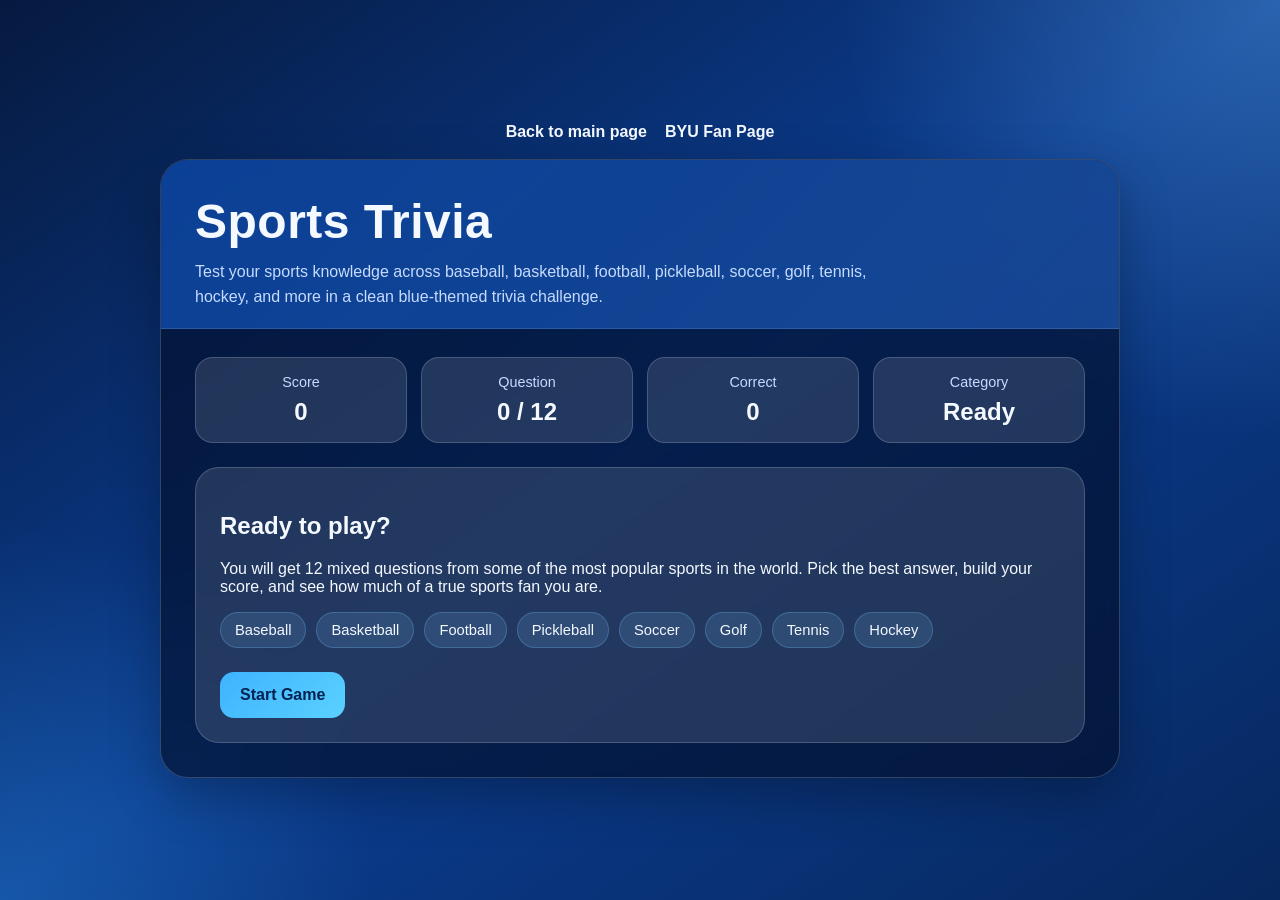
<file: newpage.html>
<!DOCTYPE html>
<html lang="en">
<head>
  <meta charset="UTF-8" />
  <meta name="viewport" content="width=device-width, initial-scale=1.0" />
  <title>Sports Trivia</title>
  <style>
    :root {
      --bg-dark: #061a40;
      --bg-mid: #0b3d91;
      --bg-light: #1e5bb8;
      --accent: #7cc6ff;
      --accent-strong: #3fb3ff;
      --card: rgba(255, 255, 255, 0.12);
      --card-border: rgba(255, 255, 255, 0.18);
      --text: #f4f8ff;
      --muted: #c6dbff;
      --correct: #1fbf75;
      --wrong: #e24f64;
      --shadow: 0 18px 50px rgba(0, 0, 0, 0.28);
    }

    * {
      box-sizing: border-box;
    }

    body {
      margin: 0;
      min-height: 100vh;
      font-family: Arial, Helvetica, sans-serif;
      background:
        radial-gradient(circle at top right, rgba(124, 198, 255, 0.28), transparent 28%),
        radial-gradient(circle at bottom left, rgba(63, 179, 255, 0.22), transparent 24%),
        linear-gradient(145deg, var(--bg-dark), var(--bg-mid), #07285e);
      color: var(--text);
      display: flex;
      flex-direction: column;
      align-items: center;
      justify-content: center;
      padding: 24px;
    }

    .game-shell {
      width: min(960px, 100%);
      background: rgba(4, 18, 51, 0.72);
      border: 1px solid var(--card-border);
      border-radius: 28px;
      box-shadow: var(--shadow);
      overflow: hidden;
      backdrop-filter: blur(10px);
    }

    .page-links {
      display: flex;
      flex-wrap: wrap;
      gap: 18px;
      margin-bottom: 18px;
    }

    .home-link {
      display: inline-block;
      color: var(--text);
      font-weight: 700;
      text-decoration: none;
    }

    .home-link:hover {
      color: var(--accent);
    }

    .hero {
      padding: 34px 34px 18px;
      background: linear-gradient(135deg, rgba(13, 72, 166, 0.85), rgba(30, 91, 184, 0.65));
      border-bottom: 1px solid rgba(255, 255, 255, 0.12);
    }

    .hero h1 {
      margin: 0 0 10px;
      font-size: clamp(2rem, 4vw, 3rem);
      letter-spacing: 0.5px;
    }

    .hero p {
      margin: 0;
      color: var(--muted);
      font-size: 1rem;
      max-width: 720px;
      line-height: 1.6;
    }

    .content {
      padding: 28px 34px 34px;
    }

    .stats {
      display: grid;
      grid-template-columns: repeat(4, 1fr);
      gap: 14px;
      margin-bottom: 24px;
    }

    .stat-card {
      background: var(--card);
      border: 1px solid var(--card-border);
      border-radius: 18px;
      padding: 16px;
      text-align: center;
    }

    .stat-label {
      color: var(--muted);
      font-size: 0.9rem;
      margin-bottom: 8px;
    }

    .stat-value {
      font-size: 1.5rem;
      font-weight: 700;
    }

    .panel {
      background: var(--card);
      border: 1px solid var(--card-border);
      border-radius: 24px;
      padding: 24px;
    }

    .topic-tags {
      display: flex;
      flex-wrap: wrap;
      gap: 10px;
      margin: 14px 0 24px;
    }

    .tag {
      padding: 9px 14px;
      border-radius: 999px;
      background: rgba(124, 198, 255, 0.14);
      color: var(--text);
      border: 1px solid rgba(124, 198, 255, 0.25);
      font-size: 0.92rem;
    }

    .screen {
      display: none;
    }

    .screen.active {
      display: block;
    }

    .btn-row {
      display: flex;
      flex-wrap: wrap;
      gap: 14px;
      margin-top: 22px;
    }

    button {
      border: none;
      border-radius: 14px;
      padding: 14px 20px;
      font-size: 1rem;
      font-weight: 700;
      cursor: pointer;
      transition: transform 0.18s ease, opacity 0.18s ease, background 0.18s ease;
    }

    button:hover {
      transform: translateY(-2px);
    }

    button:disabled {
      cursor: not-allowed;
      opacity: 0.7;
      transform: none;
    }

    .primary-btn {
      background: linear-gradient(135deg, var(--accent-strong), #5ad1ff);
      color: #03224f;
    }

    .secondary-btn {
      background: rgba(255, 255, 255, 0.12);
      color: var(--text);
      border: 1px solid rgba(255, 255, 255, 0.14);
    }

    .question-top {
      display: flex;
      justify-content: space-between;
      gap: 18px;
      align-items: center;
      margin-bottom: 18px;
      flex-wrap: wrap;
    }

    .category-badge {
      display: inline-block;
      padding: 8px 14px;
      border-radius: 999px;
      background: rgba(63, 179, 255, 0.2);
      border: 1px solid rgba(124, 198, 255, 0.25);
      color: var(--accent);
      font-weight: 700;
      letter-spacing: 0.3px;
    }

    .progress-text {
      color: var(--muted);
      font-weight: 700;
    }

    .question {
      font-size: clamp(1.25rem, 2vw, 1.55rem);
      line-height: 1.5;
      margin: 8px 0 22px;
    }

    .answers {
      display: grid;
      grid-template-columns: 1fr 1fr;
      gap: 14px;
    }

    .answer-btn {
      text-align: left;
      min-height: 72px;
      padding: 16px 18px;
      background: rgba(255, 255, 255, 0.1);
      color: var(--text);
      border: 1px solid rgba(255, 255, 255, 0.14);
      font-weight: 600;
    }

    .answer-btn.correct {
      background: rgba(31, 191, 117, 0.2);
      border-color: rgba(31, 191, 117, 0.65);
      color: #eafff4;
    }

    .answer-btn.wrong {
      background: rgba(226, 79, 100, 0.2);
      border-color: rgba(226, 79, 100, 0.65);
      color: #fff0f3;
    }

    .feedback {
      min-height: 30px;
      margin-top: 18px;
      font-weight: 700;
      font-size: 1rem;
    }

    .feedback.correct {
      color: #86efb7;
    }

    .feedback.wrong {
      color: #ff9eab;
    }

    .progress-bar {
      width: 100%;
      height: 12px;
      border-radius: 999px;
      background: rgba(255, 255, 255, 0.12);
      overflow: hidden;
      margin: 18px 0 8px;
    }

    .progress-fill {
      height: 100%;
      width: 0%;
      background: linear-gradient(90deg, var(--accent), #58d5ff);
      transition: width 0.3s ease;
    }

    .result-box {
      text-align: center;
      padding: 8px 0;
    }

    .result-box h2 {
      font-size: clamp(1.8rem, 3vw, 2.5rem);
      margin: 10px 0 16px;
    }

    .big-score {
      font-size: clamp(2.3rem, 6vw, 4rem);
      font-weight: 800;
      margin: 8px 0;
      color: var(--accent);
    }

    .result-message {
      color: var(--muted);
      font-size: 1.08rem;
      max-width: 680px;
      margin: 0 auto;
      line-height: 1.6;
    }

    .mini-summary {
      display: grid;
      grid-template-columns: repeat(3, 1fr);
      gap: 14px;
      margin-top: 26px;
    }

    .summary-card {
      background: rgba(255, 255, 255, 0.09);
      border: 1px solid rgba(255, 255, 255, 0.12);
      border-radius: 18px;
      padding: 16px;
    }

    .summary-card strong {
      display: block;
      font-size: 1.25rem;
      margin-top: 6px;
    }

    .high-score-card {
      grid-column: 2;
    }

    @media (max-width: 780px) {
      .stats,
      .mini-summary,
      .answers {
        grid-template-columns: 1fr;
      }

      .hero,
      .content {
        padding-left: 20px;
        padding-right: 20px;
      }

      .panel {
        padding: 18px;
      }
    }
  </style>
</head>
<body>
  <div class="page-links">
    <a class="home-link" href="index.html">Back to main page</a>
    <a class="home-link" href="scratch.html">BYU Fan Page</a>
  </div>
  <div class="game-shell">
    <section class="hero">
      <h1>Sports Trivia</h1>
      <p>
        Test your sports knowledge across baseball, basketball, football, pickleball, soccer, golf,
        tennis, hockey, and more in a clean blue-themed trivia challenge.
      </p>
    </section>

    <section class="content">
      <div class="stats">
        <div class="stat-card">
          <div class="stat-label">Score</div>
          <div class="stat-value" id="scoreDisplay">0</div>
        </div>
        <div class="stat-card">
          <div class="stat-label">Question</div>
          <div class="stat-value" id="questionNumberDisplay">0 / 12</div>
        </div>
        <div class="stat-card">
          <div class="stat-label">Correct</div>
          <div class="stat-value" id="correctDisplay">0</div>
        </div>
        <div class="stat-card">
          <div class="stat-label">Category</div>
          <div class="stat-value" id="categoryDisplay">Ready</div>
        </div>
      </div>

      <div class="panel">
        <div class="screen active" id="startScreen">
          <h2>Ready to play?</h2>
          <p>
            You will get 12 mixed questions from some of the most popular sports in the world.
            Pick the best answer, build your score, and see how much of a true sports fan you are.
          </p>

          <div class="topic-tags">
            <span class="tag">Baseball</span>
            <span class="tag">Basketball</span>
            <span class="tag">Football</span>
            <span class="tag">Pickleball</span>
            <span class="tag">Soccer</span>
            <span class="tag">Golf</span>
            <span class="tag">Tennis</span>
            <span class="tag">Hockey</span>
          </div>

          <div class="btn-row">
            <button class="primary-btn" id="startBtn">Start Game</button>
          </div>
        </div>

        <div class="screen" id="quizScreen">
          <div class="question-top">
            <span class="category-badge" id="categoryBadge">Category</span>
            <span class="progress-text" id="progressText">Question 1 of 12</span>
          </div>

          <div class="progress-bar">
            <div class="progress-fill" id="progressFill"></div>
          </div>

          <div class="question" id="questionText"></div>
          <div class="answers" id="answersContainer"></div>
          <div class="feedback" id="feedback"></div>

          <div class="btn-row">
            <button class="secondary-btn" id="nextBtn" disabled>Next Question</button>
            <button class="secondary-btn" id="restartBtn">Restart</button>
          </div>
        </div>

        <div class="screen" id="resultScreen">
          <div class="result-box">
            <h2>Game Complete</h2>
            <div class="big-score" id="finalScore">0 / 12</div>
            <p class="result-message" id="resultMessage"></p>

            <div class="mini-summary">
              <div class="summary-card">
                Correct
                <strong id="summaryCorrect">0</strong>
              </div>
              <div class="summary-card">
                Accuracy
                <strong id="summaryAccuracy">0%</strong>
              </div>
              <div class="summary-card">
                Total Points
                <strong id="summaryPoints">0</strong>
              </div>
              <div class="summary-card high-score-card">
                High Score
                <strong id="summaryHighScore">0</strong>
              </div>
            </div>

            <div class="btn-row" style="justify-content:center;">
              <button class="primary-btn" id="playAgainBtn">Play Again</button>
            </div>
          </div>
        </div>
      </div>
    </section>
  </div>

  <script>
    const allQuestions = [
      {
        category: "Baseball",
        question: "How many strikes usually make a batter out in baseball?",
        answers: ["2", "3", "4", "5"],
        correct: 1
      },
      {
        category: "Basketball",
        question: "How many points is a shot worth from beyond the three-point line?",
        answers: ["1", "2", "3", "4"],
        correct: 2
      },
      {
        category: "Football",
        question: "How many points is a touchdown worth in American football before the extra point attempt?",
        answers: ["3", "5", "6", "7"],
        correct: 2
      },
      {
        category: "Pickleball",
        question: "What is the area near the net in pickleball called?",
        answers: ["Penalty box", "Service square", "Kitchen", "Crease"],
        correct: 2
      },
      {
        category: "Soccer",
        question: "How many players from one team are typically on the field at a time in soccer?",
        answers: ["9", "10", "11", "12"],
        correct: 2
      },
      {
        category: "Golf",
        question: "What is the term for one stroke under par on a hole in golf?",
        answers: ["Bogey", "Birdie", "Eagle", "Ace"],
        correct: 1
      },
      {
        category: "Tennis",
        question: "What word is used for zero points in tennis?",
        answers: ["Love", "Blank", "Nil", "Zero"],
        correct: 0
      },
      {
        category: "Hockey",
        question: "In ice hockey, what piece of equipment is hit into the goal to score?",
        answers: ["Ball", "Disk", "Puck", "Pad"],
        correct: 2
      },
      {
        category: "Baseball",
        question: "How many bases are there on a standard baseball field?",
        answers: ["3", "4", "5", "6"],
        correct: 1
      },
      {
        category: "Basketball",
        question: "What is it called when a player takes too many steps without dribbling?",
        answers: ["Traveling", "Charging", "Screening", "Rebounding"],
        correct: 0
      },
      {
        category: "Football",
        question: "Which position usually throws the ball on most passing plays?",
        answers: ["Center", "Linebacker", "Quarterback", "Kicker"],
        correct: 2
      },
      {
        category: "Soccer",
        question: "What body part can a field player not deliberately use to handle the ball in soccer?",
        answers: ["Head", "Chest", "Feet", "Hands/Arms"],
        correct: 3
      },
      {
        category: "Golf",
        question: "What is the name of the final hole area that contains the cup and flag?",
        answers: ["Rough", "Green", "Bunker", "Fairway"],
        correct: 1
      },
      {
        category: "Pickleball",
        question: "In pickleball, under standard rules, which side serves to begin a game?",
        answers: ["The receiving team chooses", "The right/even side", "The left side only", "Both players serve at once"],
        correct: 1
      },
      {
        category: "Tennis",
        question: "What is the score called when both players have 40 points?",
        answers: ["Equal", "Match point", "Deuce", "Tie break"],
        correct: 2
      },
      {
        category: "Hockey",
        question: "How many periods are in a standard hockey game?",
        answers: ["2", "3", "4", "5"],
        correct: 1
      },
      {
        category: "Volleyball",
        question: "How many hits can a team use to return the ball over the net in volleyball?",
        answers: ["2", "3", "4", "Unlimited"],
        correct: 1
      },
      {
        category: "Track & Field",
        question: "Which event is focused on long-distance endurance rather than sprinting?",
        answers: ["100 meters", "200 meters", "Marathon", "4x100 relay"],
        correct: 2
      }
    ];

    const QUESTIONS_PER_GAME = 12;
    const HIGH_SCORE_KEY = 'sportsTriviaHighScore';
    let questions = [];
    let currentQuestionIndex = 0;
    let score = 0;
    let correctAnswers = 0;
    let answered = false;

    const startScreen = document.getElementById('startScreen');
    const quizScreen = document.getElementById('quizScreen');
    const resultScreen = document.getElementById('resultScreen');

    const questionText = document.getElementById('questionText');
    const answersContainer = document.getElementById('answersContainer');
    const feedback = document.getElementById('feedback');
    const nextBtn = document.getElementById('nextBtn');

    const scoreDisplay = document.getElementById('scoreDisplay');
    const questionNumberDisplay = document.getElementById('questionNumberDisplay');
    const correctDisplay = document.getElementById('correctDisplay');
    const categoryDisplay = document.getElementById('categoryDisplay');
    const categoryBadge = document.getElementById('categoryBadge');
    const progressText = document.getElementById('progressText');
    const progressFill = document.getElementById('progressFill');

    const finalScore = document.getElementById('finalScore');
    const resultMessage = document.getElementById('resultMessage');
    const summaryCorrect = document.getElementById('summaryCorrect');
    const summaryAccuracy = document.getElementById('summaryAccuracy');
    const summaryPoints = document.getElementById('summaryPoints');
    const summaryHighScore = document.getElementById('summaryHighScore');

    function shuffle(array) {
      const copy = [...array];
      for (let i = copy.length - 1; i > 0; i--) {
        const j = Math.floor(Math.random() * (i + 1));
        [copy[i], copy[j]] = [copy[j], copy[i]];
      }
      return copy;
    }

    function switchScreen(screen) {
      [startScreen, quizScreen, resultScreen].forEach(section => section.classList.remove('active'));
      screen.classList.add('active');
    }

    function startGame() {
      questions = shuffle(allQuestions).slice(0, QUESTIONS_PER_GAME);
      currentQuestionIndex = 0;
      score = 0;
      correctAnswers = 0;
      answered = false;
      updateTopStats("Ready");
      switchScreen(quizScreen);
      renderQuestion();
    }

    function updateTopStats(category = 'Ready') {
      scoreDisplay.textContent = score;
      questionNumberDisplay.textContent = `${Math.min(currentQuestionIndex + (quizScreen.classList.contains('active') ? 1 : 0), QUESTIONS_PER_GAME)} / ${QUESTIONS_PER_GAME}`;
      correctDisplay.textContent = correctAnswers;
      categoryDisplay.textContent = category;
    }

    function renderQuestion() {
      answered = false;
      nextBtn.disabled = true;
      feedback.textContent = '';
      feedback.className = 'feedback';
      answersContainer.innerHTML = '';

      const current = questions[currentQuestionIndex];
      questionText.textContent = current.question;
      categoryBadge.textContent = current.category;
      progressText.textContent = `Question ${currentQuestionIndex + 1} of ${QUESTIONS_PER_GAME}`;
      progressFill.style.width = `${((currentQuestionIndex) / QUESTIONS_PER_GAME) * 100}%`;
      updateTopStats(current.category);

      current.answers.forEach((answer, index) => {
        const button = document.createElement('button');
        button.className = 'answer-btn';
        button.textContent = answer;
        button.addEventListener('click', () => selectAnswer(index, button));
        answersContainer.appendChild(button);
      });
    }

    function selectAnswer(selectedIndex, selectedButton) {
      if (answered) return;
      answered = true;

      const current = questions[currentQuestionIndex];
      const buttons = [...document.querySelectorAll('.answer-btn')];

      buttons.forEach((button, index) => {
        button.disabled = true;
        if (index === current.correct) {
          button.classList.add('correct');
        }
      });

      if (selectedIndex === current.correct) {
        score += 10;
        correctAnswers += 1;
        selectedButton.classList.add('correct');
        feedback.textContent = 'Correct! Great job.';
        feedback.classList.add('correct');
      } else {
        selectedButton.classList.add('wrong');
        feedback.textContent = `Not quite. The correct answer is: ${current.answers[current.correct]}.`;
        feedback.classList.add('wrong');
      }

      scoreDisplay.textContent = score;
      correctDisplay.textContent = correctAnswers;
      progressFill.style.width = `${((currentQuestionIndex + 1) / QUESTIONS_PER_GAME) * 100}%`;
      nextBtn.disabled = false;
    }

    function nextQuestion() {
      currentQuestionIndex += 1;
      if (currentQuestionIndex < QUESTIONS_PER_GAME) {
        renderQuestion();
      } else {
        showResults();
      }
    }

    function showResults() {
      switchScreen(resultScreen);
      finalScore.textContent = `${correctAnswers} / ${QUESTIONS_PER_GAME}`;
      summaryCorrect.textContent = correctAnswers;
      summaryPoints.textContent = score;

      const previousHighScore = Number(localStorage.getItem(HIGH_SCORE_KEY)) || 0;
      const highScore = Math.max(score, previousHighScore);
      localStorage.setItem(HIGH_SCORE_KEY, highScore);
      summaryHighScore.textContent = highScore;

      const accuracy = Math.round((correctAnswers / QUESTIONS_PER_GAME) * 100);
      summaryAccuracy.textContent = `${accuracy}%`;
      categoryDisplay.textContent = 'Finished';
      questionNumberDisplay.textContent = `${QUESTIONS_PER_GAME} / ${QUESTIONS_PER_GAME}`;

      if (accuracy === 100) {
        resultMessage.textContent = score > previousHighScore ? 'Perfect score and a new high score. You are an elite sports trivia champion.' : 'Perfect score. You are an elite sports trivia champion.';
      } else if (accuracy >= 80) {
        resultMessage.textContent = score > previousHighScore ? 'Excellent performance and a new high score. You clearly know your sports.' : 'Excellent performance. You clearly know your sports.';
      } else if (accuracy >= 60) {
        resultMessage.textContent = score > previousHighScore ? 'Nice work. You set a new high score and still have room to level up even more.' : 'Nice work. You have strong sports knowledge with room to level up even more.';
      } else if (accuracy >= 40) {
        resultMessage.textContent = score > previousHighScore ? 'Solid effort and a new high score. A few more rounds and you will be even sharper.' : 'Solid effort. A few more rounds and you will be even sharper.';
      } else {
        resultMessage.textContent = score > previousHighScore ? 'Fun start, and it is your new high score. Play again and see how much your score improves.' : 'Fun start. Play again and see how much your score improves.';
      }
    }

    document.getElementById('startBtn').addEventListener('click', startGame);
    document.getElementById('nextBtn').addEventListener('click', nextQuestion);
    document.getElementById('restartBtn').addEventListener('click', startGame);
    document.getElementById('playAgainBtn').addEventListener('click', startGame);

    updateTopStats();
  </script>
</body>
</html>
</file>
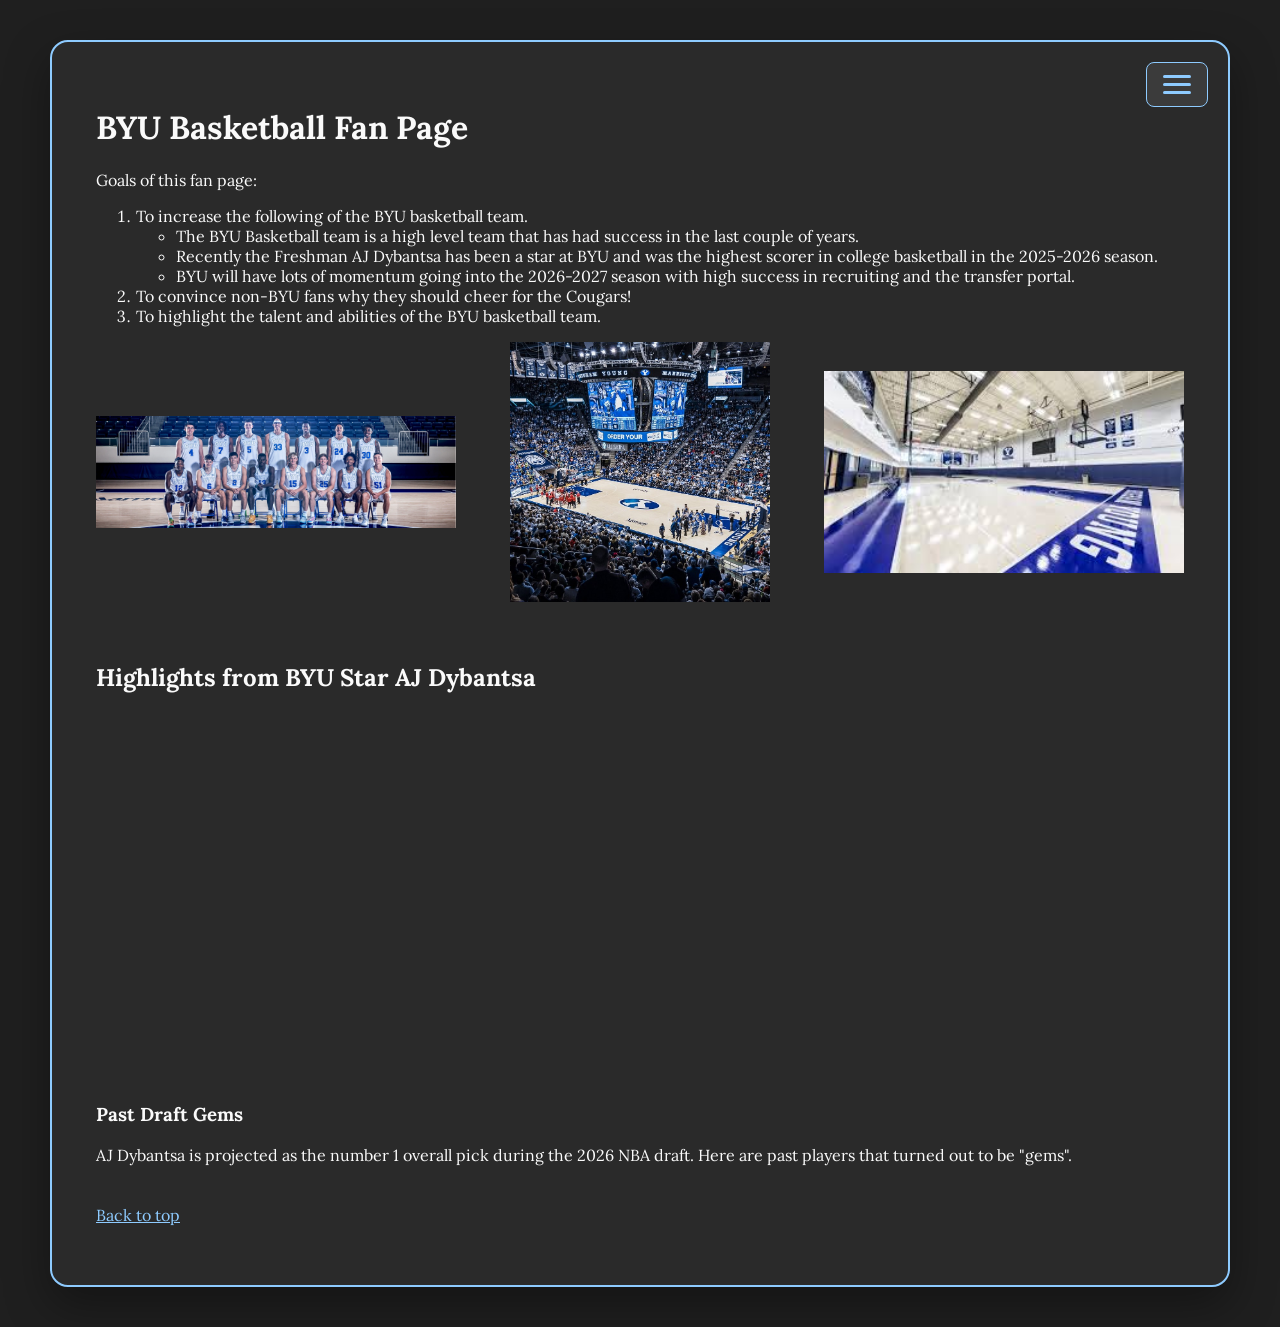
<file: scratch.html>
<!DOCTYPE html>
<html lang="en">
    <head>
        <meta charset="utf-8" />
        <meta name="viewport" content="width=device-width, initial-scale=1.0" />
        <title>Scratch</title>
        <link rel="preconnect" href="https://fonts.googleapis.com" />
        <link rel="preconnect" href="https://fonts.gstatic.com" crossorigin />
        <link href="https://fonts.googleapis.com/css2?family=Lora:wght@400;500;700&display=swap" rel="stylesheet" />
        <link href="scratch.css" rel="stylesheet" />
    </head>
    <body>
        <div class="page-container">
            <details class="site-menu">
                <summary aria-label="Open navigation menu">
                    <span></span>
                    <span></span>
                    <span></span>
                </summary>
                <div class="menu-links">
                    <a href="index.html">Page of creator</a>
                    <a href="newpage.html">Sports Trivia Game</a>
                </div>
            </details>
            <div class="header-section">
                <h1 id="top">BYU Basketball Fan Page</h1>
            </div>

            <div class="content-section">
                <p>Goals of this fan page:</p>
                <ol>
                    <li>
                        To increase the following of the BYU basketball team.
                        <ul>
                            <li>The BYU Basketball team is a high level team that has had success in the last couple of years.</li>
                            <li>Recently the Freshman AJ Dybantsa has been a star at BYU and was the highest scorer in college basketball in the 2025-2026 season.</li>
                            <li>BYU will have lots of momentum going into the 2026-2027 season with high success in recruiting and the transfer portal.</li>
                        </ul>
                    </li>
                    <li>To convince non-BYU fans why they should cheer for the Cougars!</li>
                    <li>To highlight the talent and abilities of the BYU basketball team.</li>
                </ol>
            </div>

            <div class="image-section">
                <div class="image-row">
                    <img class="team-photo" src="theteam.webp" alt="BYU basketball team" />
                    <img src="court.jpg" alt="BYU basketball court" />
                    <img src="download.jpeg" alt="BYU basketball image" />
                </div>
            </div>
            <div class="video-section">
                <h2>Highlights from BYU Star AJ Dybantsa</h2>
                <iframe
                    width="560"
                    height="315"
                    src="https://www.youtube.com/embed/kcy6H2zgpd8"
                    title="BYU Basketball Highlights"
                    frameborder="0"
                    allow="accelerometer; autoplay; clipboard-write; encrypted-media; gyroscope; picture-in-picture; web-share"
                    referrerpolicy="strict-origin-when-cross-origin"
                    allowfullscreen
                ></iframe>
            </div>
            <div class="tableau-section">
                <h3>Past Draft Gems</h3>
                <p>AJ Dybantsa is projected as the number 1 overall pick during the 2026 NBA draft. Here are past players that turned out to be "gems".</p>
                <div class="tableauPlaceholder" id="viz1776791944704" style="position: relative">
                    <noscript>
                        <a href="#">
                            <img alt="NBA Draft Gems " src="https://public.tableau.com/static/images/NB/NBADraftGems1970-2019/NBADraftGems/1_rss.png" style="border: none" />
                        </a>
                    </noscript>
                    <object class="tableauViz" style="display:none;">
                        <param name="host_url" value="https%3A%2F%2Fpublic.tableau.com%2F" />
                        <param name="embed_code_version" value="3" />
                        <param name="site_root" value="" />
                        <param name="name" value="NBADraftGems1970-2019/NBADraftGems" />
                        <param name="tabs" value="no" />
                        <param name="toolbar" value="yes" />
                        <param name="static_image" value="https://public.tableau.com/static/images/NB/NBADraftGems1970-2019/NBADraftGems/1.png" />
                        <param name="animate_transition" value="yes" />
                        <param name="display_static_image" value="yes" />
                        <param name="display_spinner" value="yes" />
                        <param name="display_overlay" value="yes" />
                        <param name="display_count" value="yes" />
                        <param name="language" value="en-US" />
                    </object>
                </div>
                <script type="text/javascript">
                    var divElement = document.getElementById('viz1776791944704');
                    var vizElement = divElement.getElementsByTagName('object')[0];
                    vizElement.style.width = '1000px';
                    vizElement.style.height = '727px';
                    var scriptElement = document.createElement('script');
                    scriptElement.src = 'https://public.tableau.com/javascripts/api/viz_v1.js';
                    vizElement.parentNode.insertBefore(scriptElement, vizElement);
                </script>
            </div>
            <p class="back-to-top"><a href="#top">Back to top</a></p>
        </div>
    </body>
</html>
</file>
<file: scratch.css>
body {
    background-color: #1f1f1f;
    color: #fafafa;
    font-family: "Lora", Georgia, serif;
    max-width: 1180px;
    margin: 0 auto;
    padding: 40px 20px;
    position: relative;
}

.page-container {
    position: relative;
    padding: 44px;
    border: 2px solid #8ecbff;
    border-radius: 18px;
    background-color: rgba(255, 255, 255, 0.05);
    box-shadow: 0 18px 45px rgba(0, 0, 0, 0.35);
}

.site-menu {
    position: absolute;
    top: 20px;
    right: 20px;
}

.site-menu summary {
    display: flex;
    flex-direction: column;
    gap: 5px;
    padding: 12px 16px;
    border: 1px solid #8ecbff;
    border-radius: 8px;
    background-color: rgba(255, 255, 255, 0.08);
    cursor: pointer;
    list-style: none;
}

.site-menu summary::-webkit-details-marker {
    display: none;
}

.site-menu summary span {
    display: block;
    width: 28px;
    height: 3px;
    border-radius: 999px;
    background-color: #8ecbff;
}

.menu-links {
    display: flex;
    flex-direction: column;
    gap: 10px;
    margin-top: 10px;
    padding: 14px;
    border: 1px solid #8ecbff;
    border-radius: 8px;
    background-color: #2b2b2b;
    box-shadow: 0 12px 24px rgba(0, 0, 0, 0.35);
}

.menu-links a {
    white-space: nowrap;
    text-decoration: none;
}

.image-row {
    display: flex;
    gap: 20px;
    align-items: flex-start;
}

.image-row img {
    width: 360px;
    height: 260px;
    object-fit: contain;
}

.image-row .team-photo {
    object-fit: contain;
    object-position: center;
}

.video-section {
    margin-top: 60px;
}

.tableau-section {
    margin-top: 70px;
}

.back-to-top {
    margin-top: 40px;
}

a {
    color: #8ecbff;
}

p {
    font-family: "Lora", Georgia, serif;
}
</file>
